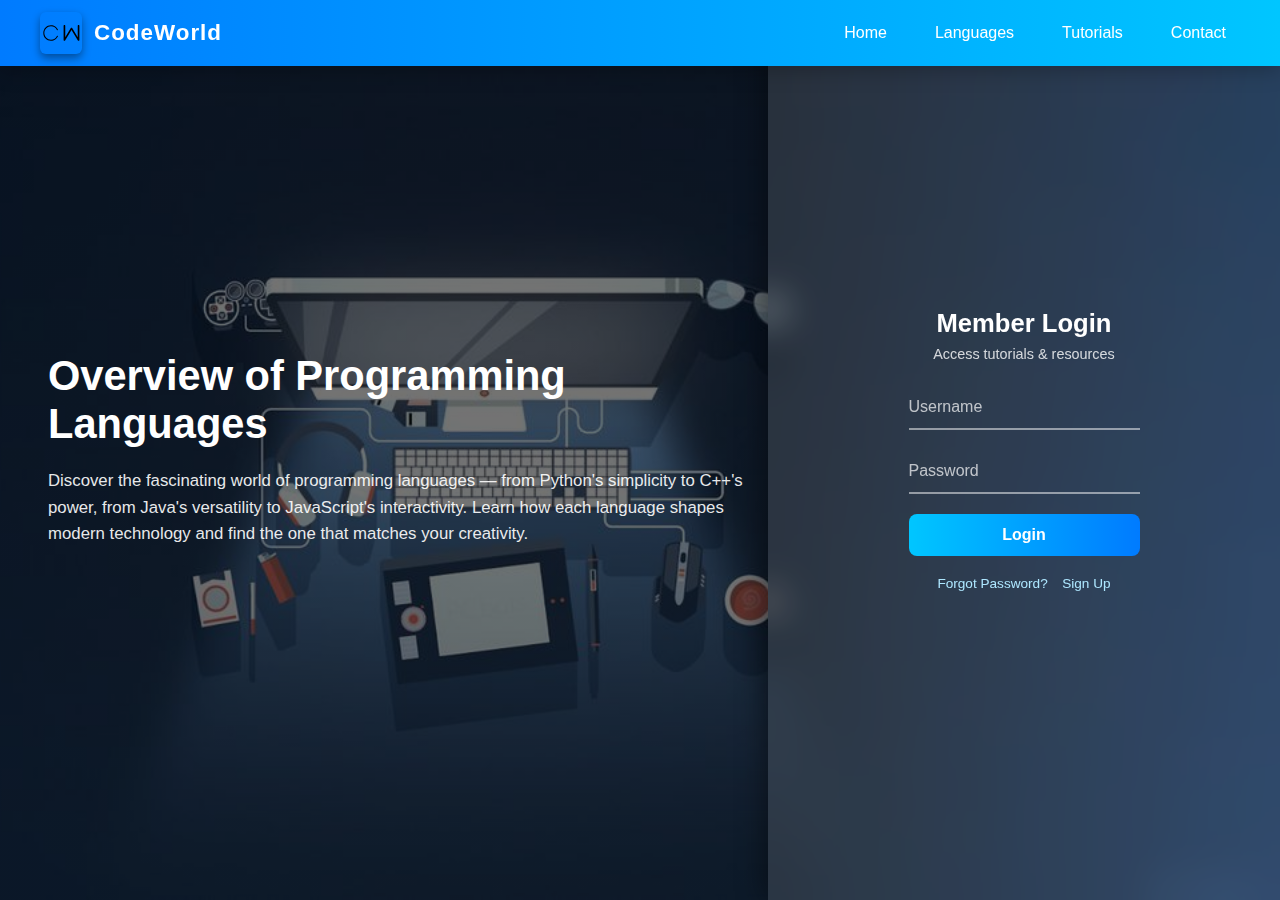
<file: Third Year/Web Technologies/Ex_4/index.html>
<!DOCTYPE html>
<html lang="en">
<head>
  <meta charset="UTF-8">
  <meta name="viewport" content="width=device-width, initial-scale=1.0">
  <title>Programming Languages Overview</title>
  <link rel="stylesheet" href="style.css">
</head>
<body>

  <nav class="navbar">
    <div class="logo">
        <svg width="40px" height="20px" viewBox="0 0 64 32" xmlns="http://www.w3.org/2000/svg">
        <g transform="translate(0, 0)">
            <path fill="#000000" d="M27.256 20.455l-0.863-0.383c-0.036-0.017-0.078-0.027-0.122-0.027-0.039 0-0.076 0.008-0.11 0.022l0.002-0.001c-0.075 0.030-0.134 0.087-0.165 0.158l-0.001 0.002c-0.791 1.824-2.052 3.319-3.632 4.374l-0.036 0.023c-1.535 1.041-3.428 1.663-5.466 1.663-0.033 0-0.066-0-0.099-0l0.005 0c-0.043 0.001-0.094 0.001-0.145 0.001-2.765 0-5.263-1.142-7.048-2.981l-0.002-0.002c-1.835-1.816-2.971-4.335-2.971-7.119 0-0.067 0.001-0.134 0.002-0.2l-0 0.010c-0.001-0.057-0.002-0.124-0.002-0.191 0-2.783 1.136-5.301 2.971-7.115l0.001-0.001c1.786-1.842 4.284-2.985 7.049-2.985 0.052 0 0.103 0 0.154 0.001l-0.008-0c0.026-0 0.058-0 0.089-0 2.040 0 3.935 0.621 5.506 1.684l-0.035-0.022c1.615 1.079 2.876 2.574 3.643 4.334l0.025 0.064c0.032 0.073 0.091 0.13 0.164 0.159l0.002 0.001c0.032 0.013 0.070 0.020 0.109 0.020 0.044 0 0.086-0.009 0.123-0.026l-0.002 0.001 0.863-0.384c0.106-0.047 0.179-0.152 0.179-0.273 0-0.044-0.010-0.087-0.027-0.124l0.001 0.002c-0.926-2.083-2.379-3.79-4.192-4.999l-0.042-0.027c-1.77-1.194-3.95-1.907-6.297-1.907-0.038 0-0.076 0-0.115 0.001l0.006-0c-0.058-0.001-0.126-0.002-0.194-0.002-3.174 0-6.043 1.308-8.097 3.415l-0.002 0.002c-2.101 2.079-3.402 4.962-3.402 8.15 0 0.078 0.001 0.156 0.002 0.234l-0-0.012c-0.001 0.066-0.002 0.144-0.002 0.222 0 3.187 1.301 6.071 3.401 8.149l0.001 0.001c2.055 2.109 4.924 3.418 8.098 3.418 0.069 0 0.137-0.001 0.205-0.002l-0.010 0c0.032 0 0.071 0.001 0.109 0.001 2.347 0 4.527-0.712 6.337-1.932l-0.040 0.026c1.856-1.236 3.309-2.942 4.207-4.952l0.029-0.074c0.016-0.035 0.025-0.077 0.025-0.12 0-0.122-0.073-0.227-0.178-0.273l-0.002-0.001z"/>
        </g>

        <g transform="translate(32, 0)">
            <path fill="#000000" d="M27.232 3.993h-0.928c-0.442 0-0.8 0.358-0.801 0.8v17.596l-8.467-13.916c-0.143-0.232-0.396-0.384-0.684-0.384h-0.736c-0 0-0 0-0.001 0-0.288 0-0.541 0.153-0.681 0.381l-0.002 0.003-8.437 13.907v-17.588c-0-0.442-0.358-0.8-0.8-0.8h-0.928c-0.442 0-0.8 0.358-0.8 0.8v22.4c0 0.442 0.358 0.8 0.8 0.801h0.799c0.288-0 0.541-0.153 0.682-0.381l0.002-0.003 9.748-16.058 9.75 16.058c0.143 0.232 0.395 0.385 0.684 0.385h0.799c0.442-0.001 0.8-0.359 0.801-0.801v-22.4c-0.001-0.442-0.359-0.8-0.801-0.8v0z"/>
        </g>
        </svg>
      <span>CodeWorld</span>
    </div>
    <ul>
      <li><a href="#">Home</a></li>
      <li><a href="#">Languages</a></li>
      <li><a href="#">Tutorials</a></li>
      <li><a href="#">Contact</a></li>
    </ul>
  </nav>

  <section class="landing">
    <div class="overlay"></div>

    <div class="intro">
      <h1>Overview of Programming Languages</h1>
      <p>
        Discover the fascinating world of programming languages — from Python's simplicity to C++'s power,
        from Java's versatility to JavaScript's interactivity. 
        Learn how each language shapes modern technology and find the one that matches your creativity.
      </p>
    </div>

    <div class="login-box">
      <h2>Member Login</h2>
      <p>Access tutorials & resources</p>
      <form>
        <div class="input-group">
          <input type="text" required>
          <label>Username</label>
        </div>

        <div class="input-group">
          <input type="password" required>
          <label>Password</label>
        </div>

        <button type="submit">Login</button>
        <div class="links">
          <a href="#">Forgot Password?</a>
          <a href="#">Sign Up</a>
        </div>
      </form>
    </div>
  </section>

</body>
</html>
</file>
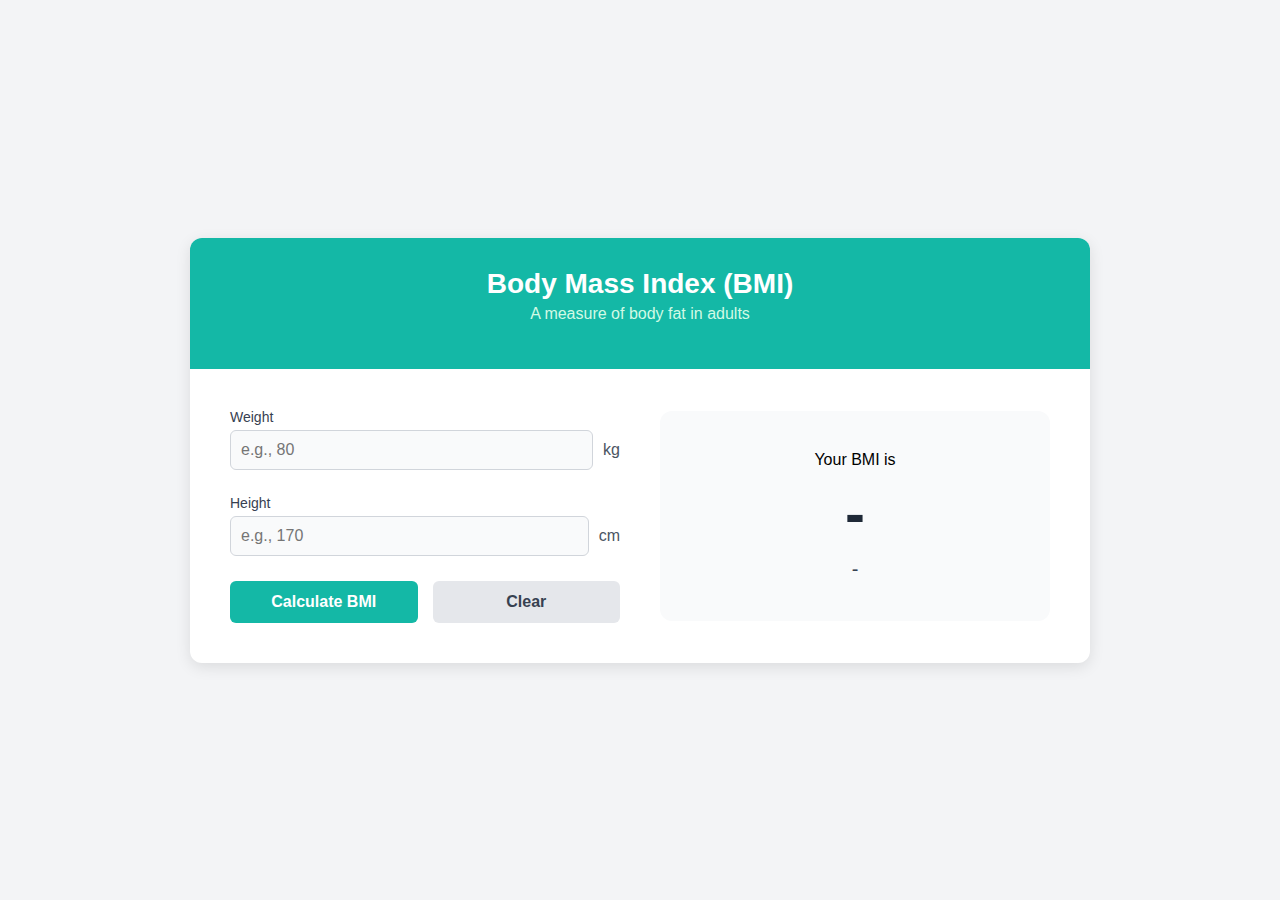
<file: Third Year/Web Technologies/Ex_5/BMI/index.html>
<!DOCTYPE html>
<html lang="en">
<head>
    <meta charset="UTF-8">
    <meta name="viewport" content="width=device-width, initial-scale=1.0">
    <title>BMI Calculator</title>
    <link rel="stylesheet" href="style.css">
</head>
<body>
    <div class="calculator-container">
        <div class="calculator-header">
            <h1>Body Mass Index (BMI)</h1>
            <p>A measure of body fat in adults</p>
        </div>

        <div class="calculator-content">
            <div class="input-form">
                <div class="input-group">
                    <label for="weight">Weight</label>
                    <div class="input-with-unit">
                        <input type="text" id="weight" placeholder="e.g., 80">
                        <span>kg</span>
                    </div>
                </div>
                <div class="input-group">
                    <label for="height">Height</label>
                    <div class="input-with-unit">
                        <input type="text" id="height" placeholder="e.g., 170">
                        <span>cm</span>
                    </div>
                </div>
                <div class="action-buttons">
                    <button onclick="calculateBMI()">Calculate BMI</button>
                    <button onclick="clearFields()">Clear</button>
                </div>
            </div>
            <div class="result-display">
                <p>Your BMI is</p>
                <p id="bmi-value">-</p>
                <p id="bmi-status">-</p>
            </div>
        </div>

        <div id="messageBox" class="message-box">
            <span id="messageText"></span>
        </div>
    </div>

    <script src="script.js"></script>
</body>
</html>
</file>
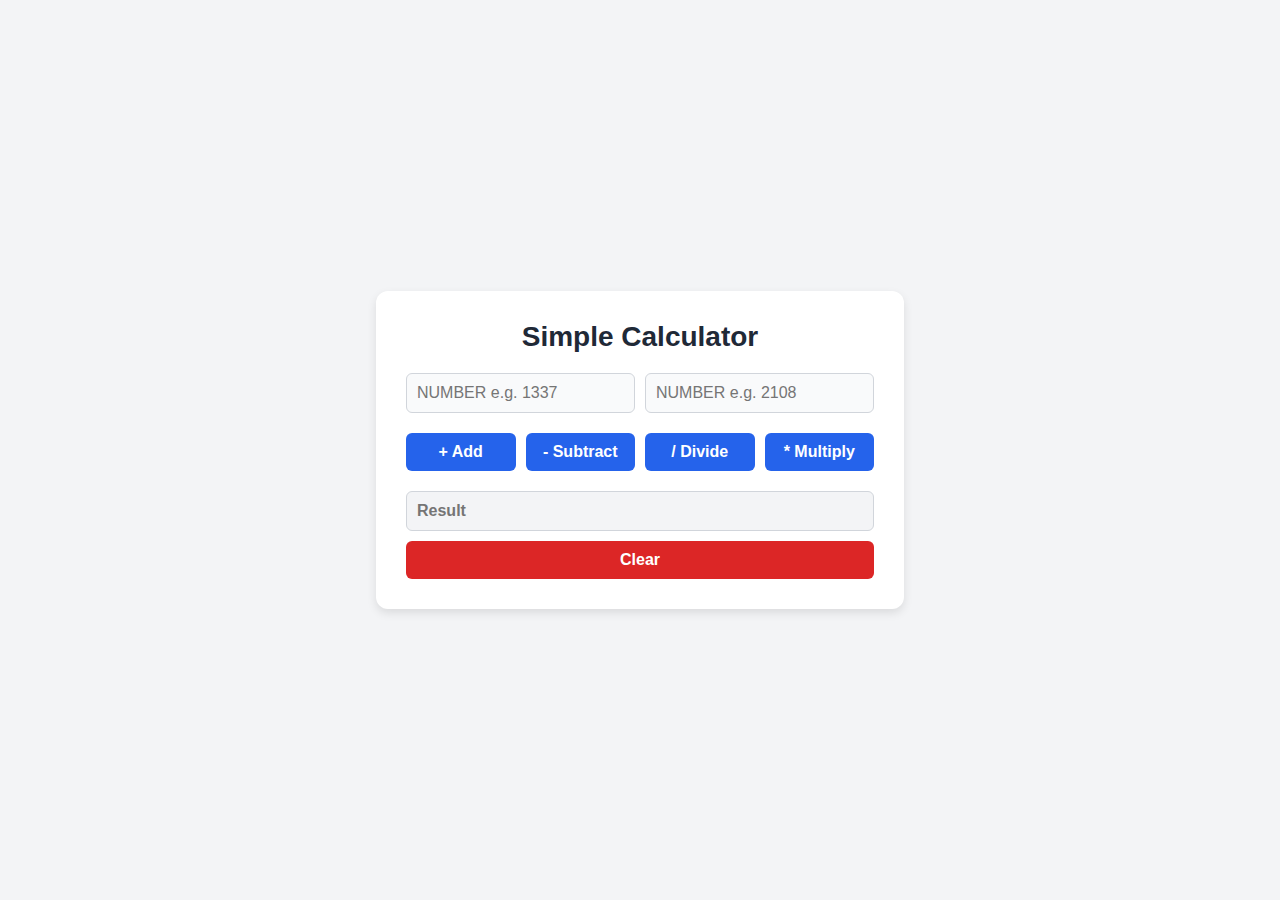
<file: Third Year/Web Technologies/Ex_5/Calculator/index.html>
<!DOCTYPE html>
<html lang="en">
<head>
    <meta charset="UTF-8">
    <meta name="viewport" content="width=device-width, initial-scale=1.0">
    <title>Simple Calculator</title>
    <link rel="stylesheet" href="style.css">
</head>
<body>
    <div class="calculator">
        <h1>Simple Calculator</h1>
        <div class="inputs">
            <input type="text" id="num1" placeholder="NUMBER e.g. 1337">
            <input type="text" id="num2" placeholder="NUMBER e.g. 2108">
        </div>
        <div class="buttons">
            <button onclick="calculate('add')">+ Add</button>
            <button onclick="calculate('subtract')">- Subtract</button>
            <button onclick="calculate('divide')">/ Divide</button>
            <button onclick="calculate('multiply')">* Multiply</button>
        </div>
        <div class="result-clear">
            <input type="text" id="result" placeholder="Result" readonly>
            <button onclick="clearFields()">Clear</button>
        </div>
        <div id="messageBox" class="hidden">
            <span id="messageText"></span>
        </div>
    </div>
    <script src="script.js"></script>
</body>
</html>
</file>
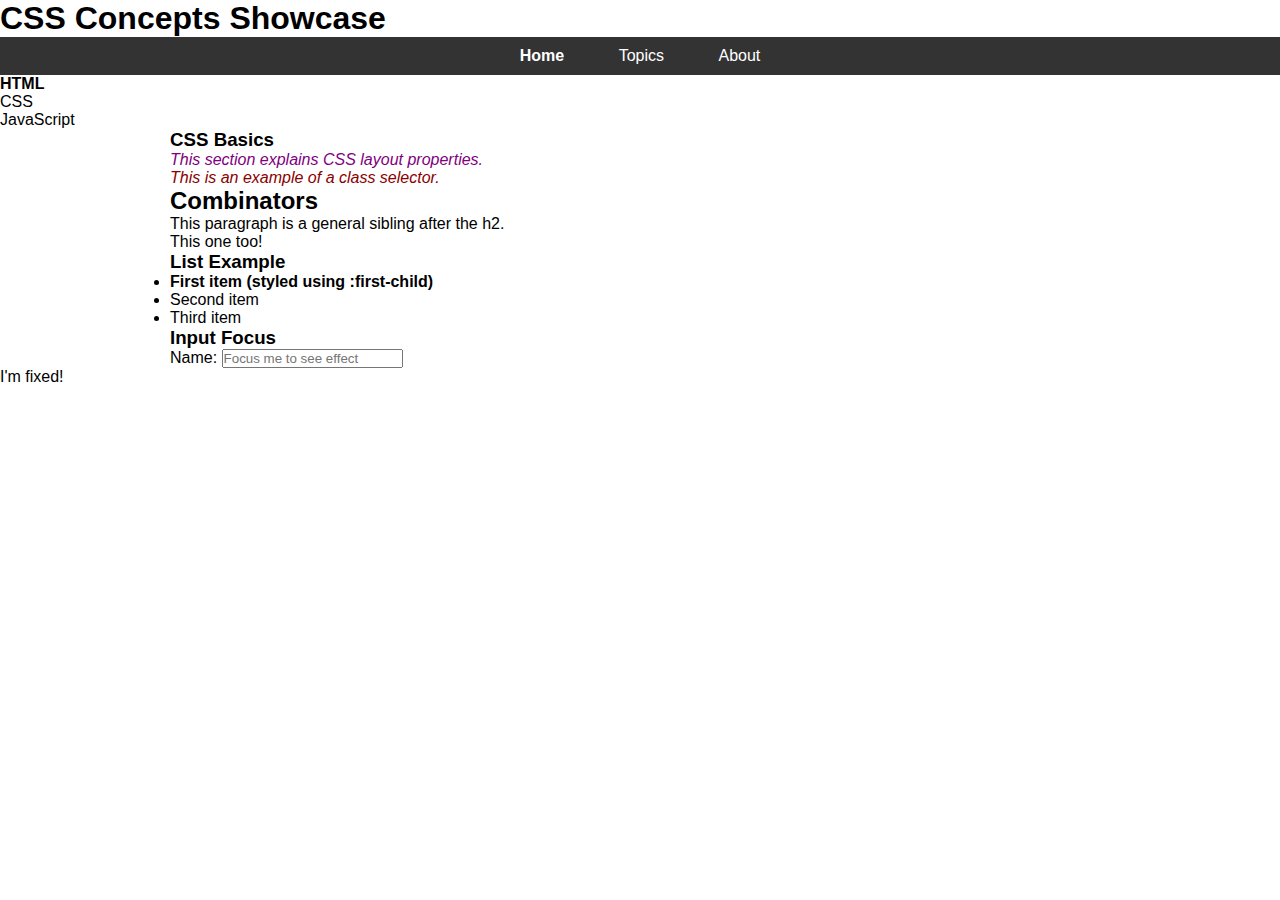
<file: Third Year/Web Technologies/Others/CSS Basics/index.html>
<!DOCTYPE html>
<html lang="en">
<head>
  <meta charset="UTF-8" />
  <meta name="viewport" content="width=device-width, initial-scale=1.0" />
  <title>CSS Concepts Demo</title>
  <link rel="stylesheet" href="styles.css">
</head>
<body>

  <div class="header">
    <h1 class="relative-badge">CSS Concepts Showcase</h1>
  </div>

  <!-- Horizontal Navigation -->
  <nav class="horizontal-nav">
    <ul>
      <li><a href="#">Home</a></li>
      <li><a href="#">Topics</a></li>
      <li><a href="#">About</a></li>
    </ul>
  </nav>

  <!-- Vertical Navigation -->
  <aside class="vertical-nav">
    <ul>
      <li>HTML</li>
      <li>CSS</li>
      <li>JavaScript</li>
    </ul>
  </aside>

  <!-- Main Content -->
  <section class="content" style="margin-left: 170px;">
    <div class="card">
      <h3>CSS Basics</h3>
      <p>This section explains CSS layout properties.</p>
      <p class="highlight">This is an example of a class selector.</p>
    </div>

    <div class="card">
      <h2>Combinators</h2>
      <p>This paragraph is a general sibling after the h2.</p>
      <p>This one too!</p>
    </div>

    <div class="card">
      <h3>List Example</h3>
      <ul>
        <li>First item (styled using :first-child)</li>
        <li>Second item</li>
        <li>Third item</li>
      </ul>
    </div>

    <div class="card">
      <h3>Input Focus</h3>
      <label for="name">Name:</label>
      <input type="text" id="name" placeholder="Focus me to see effect" />
    </div>
  </section>

  <!-- Fixed Box -->
  <div class="fixed-box">
    I'm fixed!
  </div>
</body>
</html>
</file>
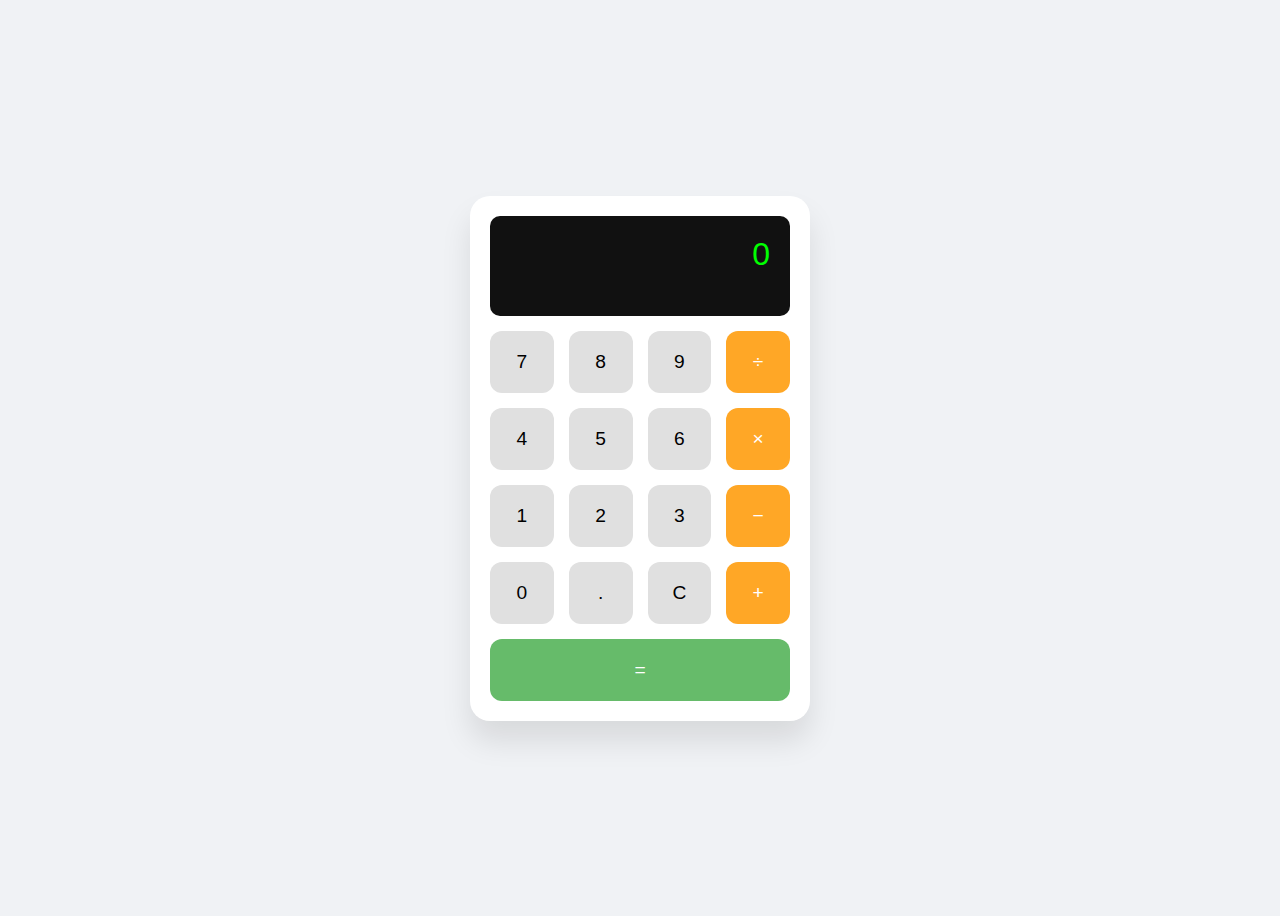
<file: Third Year/Web Technologies/Others/DOM/index.html>
<!DOCTYPE html>
<html lang="en">
<head>
  <meta charset="UTF-8">
  <meta name="viewport" content="width=device-width, initial-scale=1">
  <title>Simple Calculator</title>
  <link rel="stylesheet" href="style.css">
</head>
<body>
  <div class="calculator">
    <div class="display" id="display">0</div>
    <div class="buttons">
      <button class="btn" data-value="7">7</button>
      <button class="btn" data-value="8">8</button>
      <button class="btn" data-value="9">9</button>
      <button class="btn operator" data-value="/">÷</button>

      <button class="btn" data-value="4">4</button>
      <button class="btn" data-value="5">5</button>
      <button class="btn" data-value="6">6</button>
      <button class="btn operator" data-value="*">×</button>

      <button class="btn" data-value="1">1</button>
      <button class="btn" data-value="2">2</button>
      <button class="btn" data-value="3">3</button>
      <button class="btn operator" data-value="-">−</button>

      <button class="btn" data-value="0">0</button>
      <button class="btn" data-value=".">.</button>
      <button class="btn" id="clear">C</button>
      <button class="btn operator" data-value="+">+</button>

      <button class="btn equal" id="equals">=</button>
    </div>
  </div>

  <script src="script.js"></script>
</body>
</html>
</file>
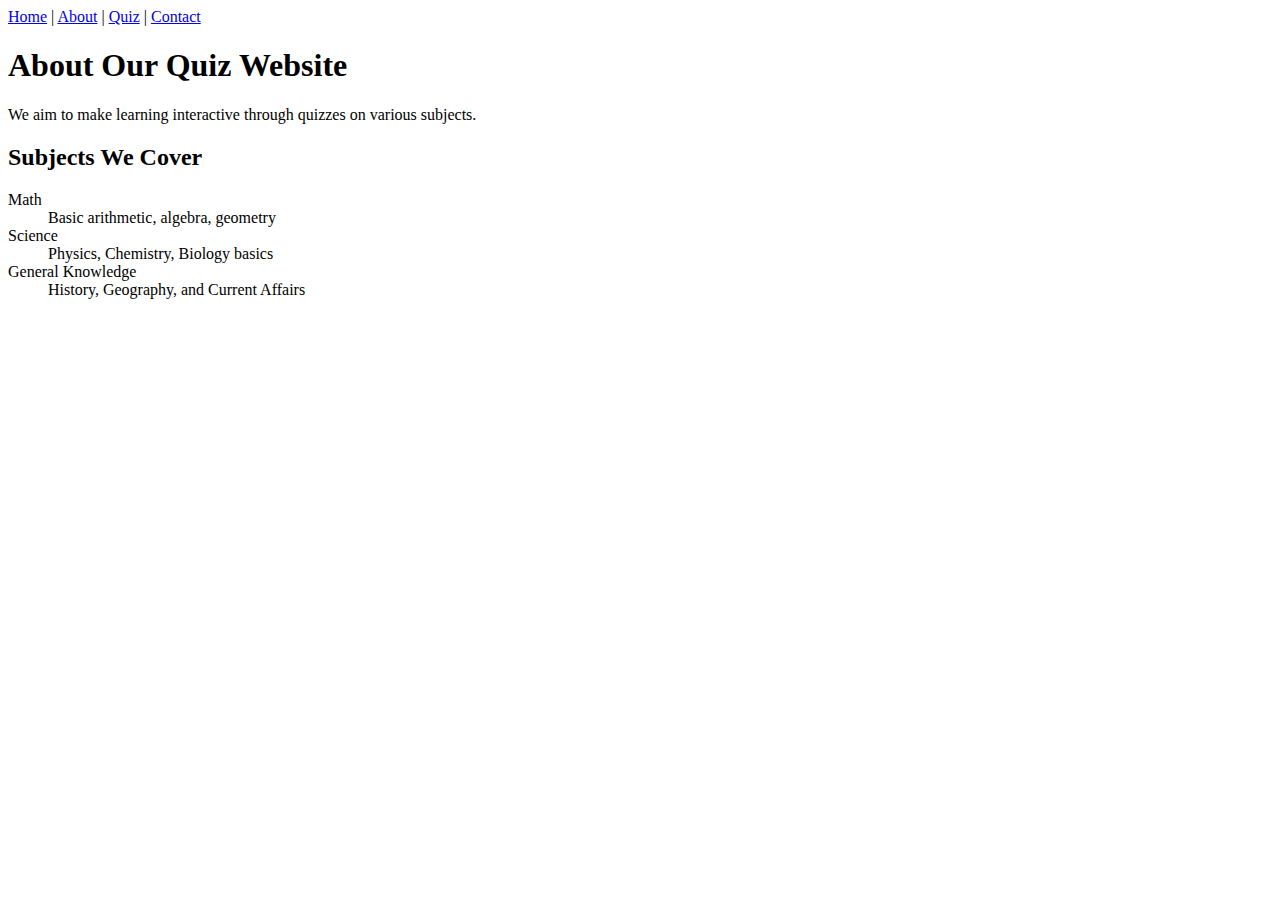
<file: Third Year/Web Technologies/Others/Basic Quiz/about.html>
<!DOCTYPE html>
<html>
<head>
    <title>About Quiz Website</title>
</head>
<body>
    <nav>
        <a href="index.html">Home</a> |
        <a href="about.html">About</a> |
        <a href="quiz.html">Quiz</a> |
        <a href="contact.html">Contact</a>
    </nav>

    <h1>About Our Quiz Website</h1>
    <p>We aim to make learning interactive through quizzes on various subjects.</p>

    <h2>Subjects We Cover</h2>
    <dl>
        <dt>Math</dt>
        <dd>Basic arithmetic, algebra, geometry</dd>
        <dt>Science</dt>
        <dd>Physics, Chemistry, Biology basics</dd>
        <dt>General Knowledge</dt>
        <dd>History, Geography, and Current Affairs</dd>
    </dl>
</body>
</html>
</file>
<file: Third Year/Web Technologies/Ex_4/style.css>
* {
  margin: 0;
  padding: 0;
  box-sizing: border-box;
}

body {
  font-family: "Segoe UI", Tahoma, Geneva, Verdana, sans-serif;
  background-color: #0d0d0d;
  color: white;
  overflow-x: hidden;
}

.navbar {
  position: fixed;
  top: 0;
  width: 100%;
  background: linear-gradient(90deg, #007bff, #00c6ff);
  display: flex;
  justify-content: space-between;
  align-items: center;
  padding: 12px 40px;
  z-index: 1000;
  box-shadow: 0 4px 20px rgba(0, 0, 0, 0.25);
}

.navbar .logo {
  display: flex;
  align-items: center;
}

.navbar .logo svg {
  width: 42px;
  height: 42px;
  margin-right: 12px;
  border-radius: 6px;
  box-shadow: 0 4px 8px rgba(0,0,0,0.4);
}

.navbar .logo span {
  font-size: 1.4rem;
  font-weight: bold;
  color: #fff;
  letter-spacing: 1px;
}

.navbar ul {
  list-style: none;
  display: flex;
  gap: 20px;
}

.navbar ul li a {
  color: white;
  text-decoration: none;
  padding: 8px 14px;
  border-radius: 8px;
  transition: background 0.3s ease, transform 0.2s ease;
}

.navbar ul li a:hover {
  background: rgba(255, 255, 255, 0.3);
  transform: translateY(-2px);
}

.navbar ul li a.active {
  background: rgba(255, 255, 255, 0.4);
}

.landing {
  height: 100vh;
  background-image: url('./bgimage.jpg');
  background-position: right center;
  background-size: cover;
  background-repeat: no-repeat;
  background-attachment: fixed;
  display: flex;
  align-items: center;
  justify-content: space-between;
  position: relative;
}


.overlay {
  position: absolute;
  inset: 0;
  background: linear-gradient(to right, rgba(0,0,0,0.55) 60%, rgba(0,0,0,0) 100%);
  pointer-events: none;
}


.intro {
  position: relative;
  z-index: 2;
  max-width: 60%;
  padding-left: 3rem;
}

.intro h1 {
  font-size: 2.6rem;
  margin-bottom: 20px;
  font-weight: bold;
}

.intro p {
  font-size: 1.05rem;
  line-height: 1.6;
  opacity: 0.9;
}

.login-box {
  position: relative;
  z-index: 2;
  width: 40%;
  height: 100%;
  padding: 40px;
  background: rgba(255, 255, 255, 0.12);
  backdrop-filter: blur(18px);
  box-shadow: -5px 0 25px rgba(0, 0, 0, 0.4);
  display: flex;
  justify-content: center;
  align-items: center;
  flex-direction: column;
  animation: fadeIn 1s ease-in-out;
}

.login-box h2 {
  text-align: center;
  margin-bottom: 8px;
  font-size: 1.6rem;
}

.login-box p {
  text-align: center;
  font-size: 0.9rem;
  margin-bottom: 24px;
  opacity: 0.8;
}

.input-group {
  position: relative;
  margin-bottom: 20px;
  width: 100%;
}

.input-group input {
  width: 100%;
  padding: 12px;
  border: none;
  border-bottom: 2px solid rgba(255, 255, 255, 0.5);
  background: transparent;
  color: white;
  font-size: 1rem;
  outline: none;
  transition: border-color 0.3s ease, transform 0.2s ease;
}

.input-group label {
  position: absolute;
  top: 12px;
  left: 0;
  font-size: 1rem;
  color: rgba(255, 255, 255, 0.7);
  pointer-events: none;
  transition: 0.3s ease;
}

.input-group input:focus {
  border-color: #00c6ff;
  transform: scale(1.02);
}

.input-group input:focus + label,
.input-group input:valid + label {
  top: -8px;
  font-size: 0.8rem;
  color: #00c6ff;
}

.login-box button {
  width: 100%;
  padding: 12px;
  background: linear-gradient(90deg, #00c6ff, #007bff);
  border: none;
  color: white;
  font-size: 1rem;
  font-weight: bold;
  border-radius: 8px;
  cursor: pointer;
  transition: transform 0.2s ease, background 0.3s ease;
}

.login-box button:hover {
  transform: scale(1.05);
  background: linear-gradient(90deg, #007bff, #00c6ff);
}

.links {
  margin-top: 18px;
  text-align: center;
}

.links a {
  color: #aee7ff;
  text-decoration: none;
  font-size: 0.85rem;
  margin: 0 5px;
  transition: color 0.3s ease;
}

.links a:hover {
  text-decoration: underline;
  color: #fff;
}

@keyframes fadeIn {
  from { opacity: 0; transform: translateY(30px); }
  to { opacity: 1; transform: translateY(0); }
}
</file>
<file: Third Year/Web Technologies/Ex_5/BMI/style.css>
body {
    font-family: 'Inter', sans-serif;
    background-color: #f3f4f6;
    display: flex;
    justify-content: center;
    align-items: center;
    min-height: 100vh;
    margin: 0;
}

.calculator-container {
    background-color: #ffffff;
    border-radius: 12px;
    box-shadow: 0 4px 15px rgba(0,0,0,0.1);
    overflow: hidden;
    width: 100%;
    max-width: 900px;
}

.calculator-header {
    background-color: #14b8a6;
    color: #ffffff;
    padding: 30px;
    text-align: center;
}

.calculator-header h1 {
    margin: 0;
    font-size: 28px;
}

.calculator-header p {
    margin-top: 5px;
    color: #d1fae5;
    font-size: 16px;
}

.calculator-content {
    display: grid;
    grid-template-columns: 1fr 1fr;
    gap: 40px;
    padding: 40px;
    align-items: center;
}

.input-form {
    display: flex;
    flex-direction: column;
    gap: 25px;
}

.input-group label {
    display: block;
    margin-bottom: 5px;
    font-size: 14px;
    color: #374151;
}

.input-with-unit {
    display: flex;
    align-items: center;
}

.input-with-unit input {
    flex: 1;
    padding: 10px;
    font-size: 16px;
    border: 1px solid #d1d5db;
    border-radius: 6px;
    background-color: #f9fafb;
}

.input-with-unit span {
    margin-left: 10px;
    font-weight: 500;
    color: #4b5563;
}

.action-buttons {
    display: flex;
    gap: 15px;
}

.action-buttons button {
    flex: 1;
    padding: 12px;
    font-size: 16px;
    font-weight: 600;
    border: none;
    border-radius: 6px;
    cursor: pointer;
    transition: background-color 0.2s;
}

.action-buttons button:first-child {
    background-color: #14b8a6;
    color: #ffffff;
}

.action-buttons button:first-child:hover {
    background-color: #0f766e;
}

.action-buttons button:last-child {
    background-color: #e5e7eb;
    color: #374151;
}

.action-buttons button:last-child:hover {
    background-color: #d1d5db;
}

.result-display {
    text-align: center;
    background-color: #f9fafb;
    padding: 30px;
    border-radius: 12px;
}

.result-display p {
    margin: 10px 0;
}

#bmi-value {
    font-size: 60px;
    font-weight: bold;
    color: #1f2937;
}

#bmi-status {
    font-size: 20px;
    font-weight: 500;
    color: #374151;
}

.message-box {
    margin: 0 40px 40px 40px;
    padding: 15px;
    background-color: #fee2e2;
    color: #b91c1c;
    border-radius: 6px;
    display: none;
}
.message-box.visible {
    display: block;
}

@media (max-width: 768px) {
    .calculator-content {
        grid-template-columns: 1fr;
    }
}
</file>
<file: Third Year/Web Technologies/Ex_5/Calculator/style.css>
body {
    font-family: 'Inter', sans-serif;
    background-color: #f3f4f6;
    display: flex;
    justify-content: center;
    align-items: center;
    min-height: 100vh;
    margin: 0;
}

.calculator {
    background-color: #ffffff;
    padding: 30px;
    border-radius: 12px;
    box-shadow: 0 4px 10px rgba(0,0,0,0.1);
    width: fit-content;
    display: flex;
    flex-direction: column;
    gap: 20px;
}

.calculator h1 {
    text-align: center;
    font-size: 28px;
    color: #1f2937;
    margin: 0;
}

.inputs {
    display: grid;
    grid-template-columns: 1fr 1fr;
    gap: 10px;
}

.inputs input {
    padding: 10px;
    font-size: 16px;
    border: 1px solid #d1d5db;
    border-radius: 6px;
    background-color: #f9fafb;
}

.buttons {
    display: grid;
    grid-template-columns: repeat(4, 1fr);
    gap: 10px;
}

.buttons button {
    padding: 10px;
    font-size: 16px;
    font-weight: 600;
    background-color: #2563eb;
    color: #ffffff;
    border: none;
    border-radius: 6px;
    cursor: pointer;
    transition: background-color 0.2s;
}

.buttons button:hover {
    background-color: #1d4ed8;
}

.result-clear {
    display: flex;
    flex-direction: column;
    gap: 10px;
}

.result-clear input {
    padding: 10px;
    font-size: 16px;
    font-weight: 600;
    border: 1px solid #d1d5db;
    border-radius: 6px;
    background-color: #f3f4f6;
}

.result-clear button {
    padding: 10px;
    font-size: 16px;
    font-weight: 600;
    background-color: #dc2626;
    color: #ffffff;
    border: none;
    border-radius: 6px;
    cursor: pointer;
    transition: background-color 0.2s;
}

.result-clear button:hover {
    background-color: #b91c1c;
}

#messageBox {
    padding: 10px;
    background-color: #fee2e2;
    color: #b91c1c;
    border-radius: 6px;
    display: none;
}

#messageBox.visible {
    display: block;
}
</file>
<file: Third Year/Web Technologies/Others/CSS Basics/styles.css>
/* External CSS */
* {
  margin: 0;
  padding: 0;
}

body {
  font-family: Arial, sans-serif;
}

.horizontal-nav ul {
  list-style: none;
  background-color: #333;
  text-align: center;
}

.horizontal-nav li {
  display: inline-block;
  margin: 10px;
}

.horizontal-nav a {
  color: white;
  text-decoration: none;
  padding: 10px 15px;
}

.hero-section {
  background-image: url('https://via.placeholder.com/1200x300');
  background-size: cover;
  background-position: top right;
  color: white;
  padding: 40px;
  text-align: center;
}

.box {
  padding: 20px;
  border: 2px solid #444;
  margin: 20px;
  line-height: 1.6;
}

.highlight {
  color: darkred;
}

.parent span {
  color: green;
}

.parent > p {
  font-weight: bold;
}

input:focus {
  border: 2px solid blue;
  outline: none;
}

.sidebar {
  width: 200px;
  background-color: #eee;
  padding: 10px;
}

.sidebar ul li {
  margin-bottom: 10px;
}

h3 ~ p {
  color: purple;
  font-style: italic;
}

ul li:first-child {
  font-weight: bold;
}

.relative-box {
  position: relative;
  top: 10px;
  left: 20px;
  background-color: #fafafa;
  padding: 10px;
  border: 1px solid #ccc;
}

.fixed-footer {
  position: fixed;
  bottom: 0;
  width: 100%;
  background: #222;
  color: white;
  text-align: center;
  padding: 10px;
}
</file>
<file: Third Year/Web Technologies/Others/DOM/style.css>
body {
  font-family: 'Segoe UI', sans-serif;
  background: #f0f2f5;
  display: flex;
  justify-content: center;
  align-items: center;
  height: 100vh;
}

.calculator {
  background: #ffffff;
  padding: 20px;
  border-radius: 20px;
  box-shadow: 0 20px 30px rgba(0,0,0,0.1);
  width: 300px;
}

.display {
  background: #111;
  color: #0f0;
  font-size: 2rem;
  text-align: right;
  padding: 20px;
  border-radius: 10px;
  margin-bottom: 15px;
  height: 60px;
  overflow: hidden;
}

.buttons {
  display: grid;
  grid-template-columns: repeat(4, 1fr);
  gap: 15px;
}

.btn {
  padding: 20px;
  font-size: 1.2rem;
  border: none;
  border-radius: 12px;
  background: #e0e0e0;
  cursor: pointer;
  transition: background 0.3s;
}

.btn:hover {
  background: #d4d4d4;
}

.operator {
  background: #ffa726;
  color: #fff;
}

.operator:hover {
  background: #fb8c00;
}

.equal {
  grid-column: span 4;
  background: #66bb6a;
  color: #fff;
}

.equal:hover {
  background: #43a047;
}
</file>
